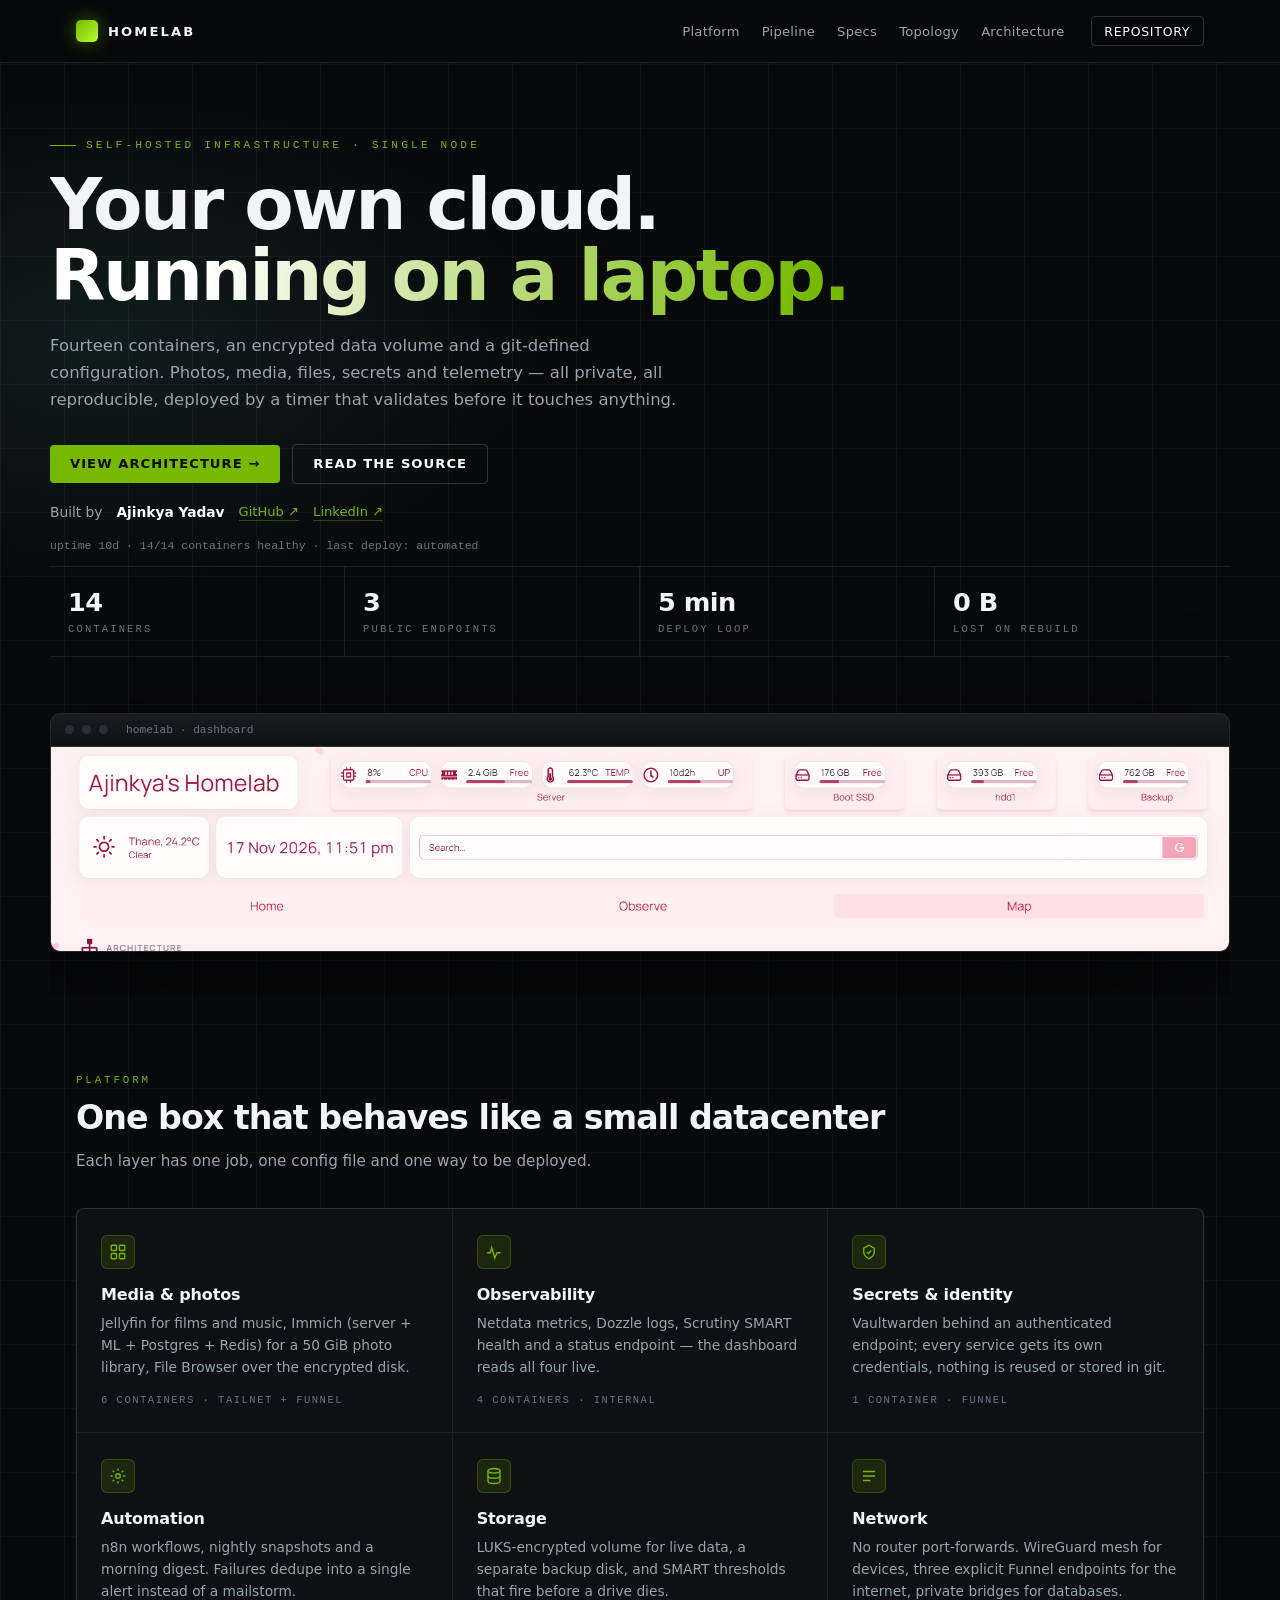
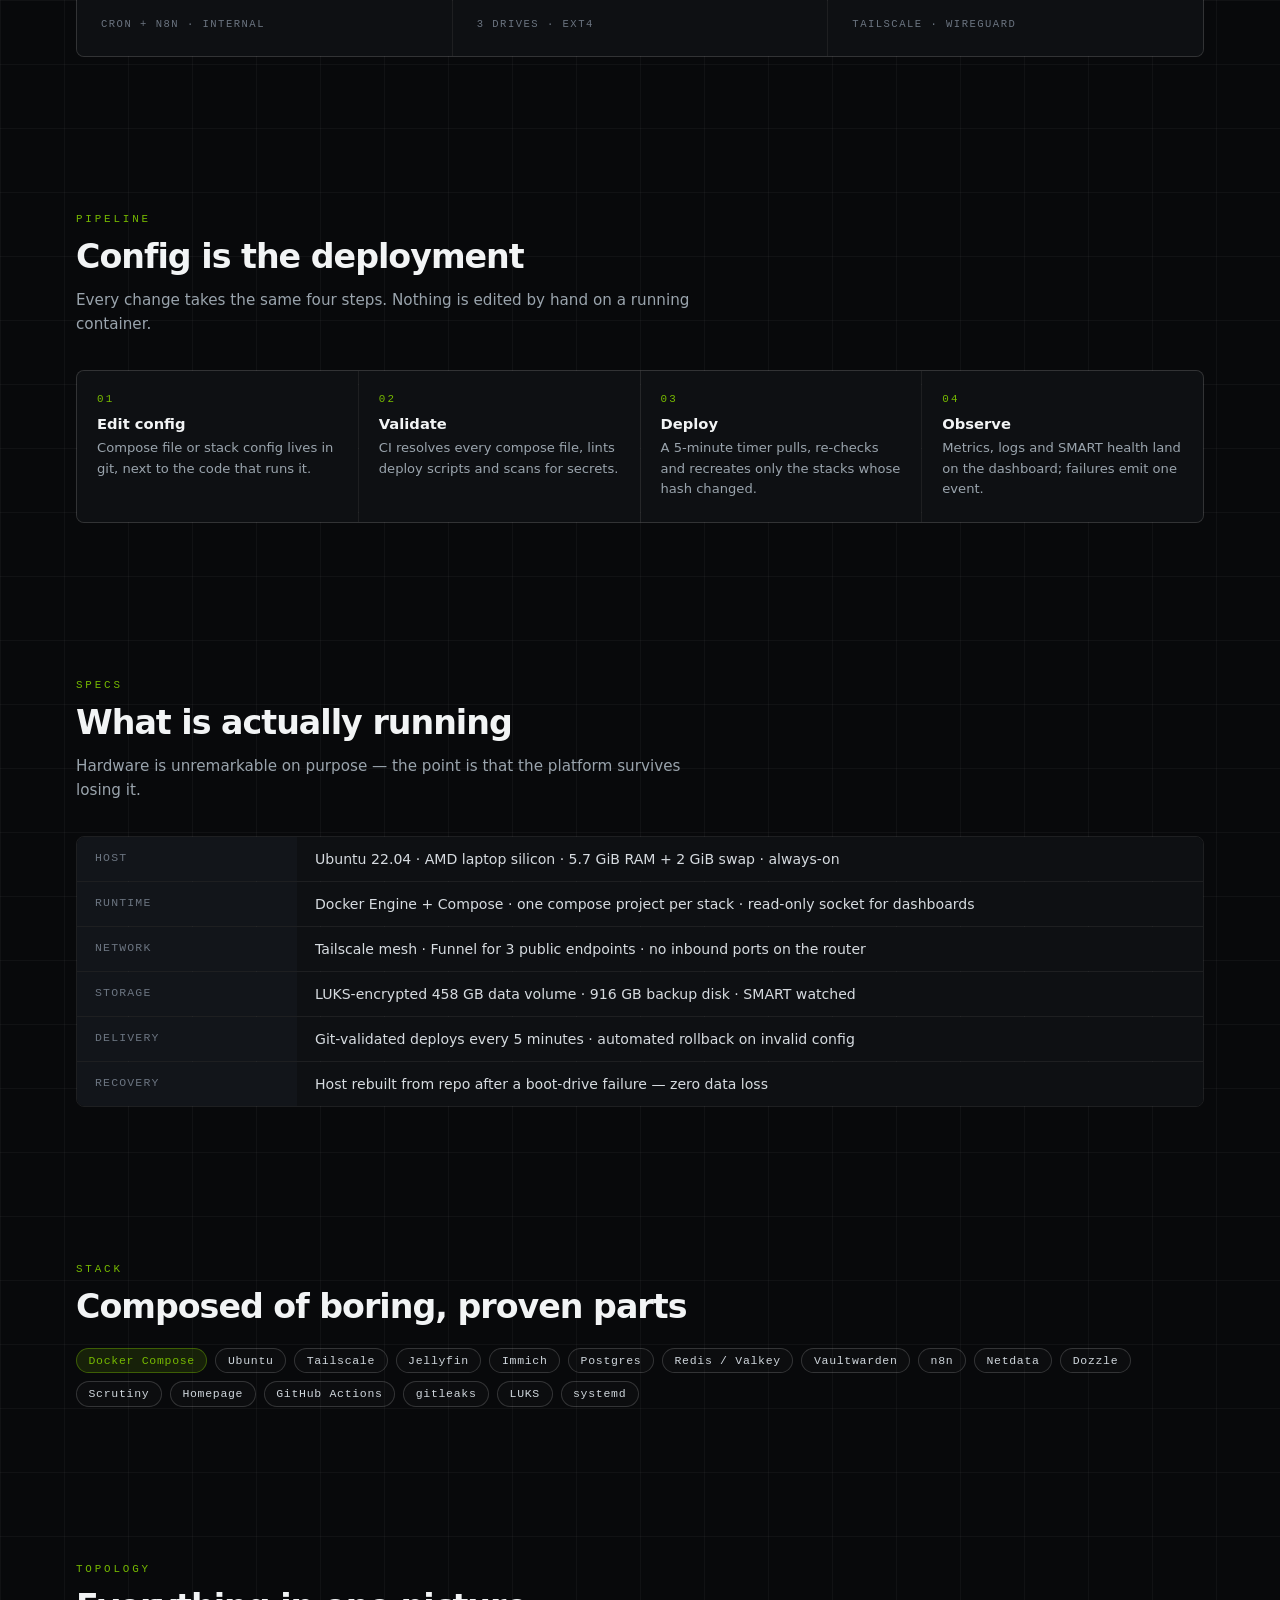
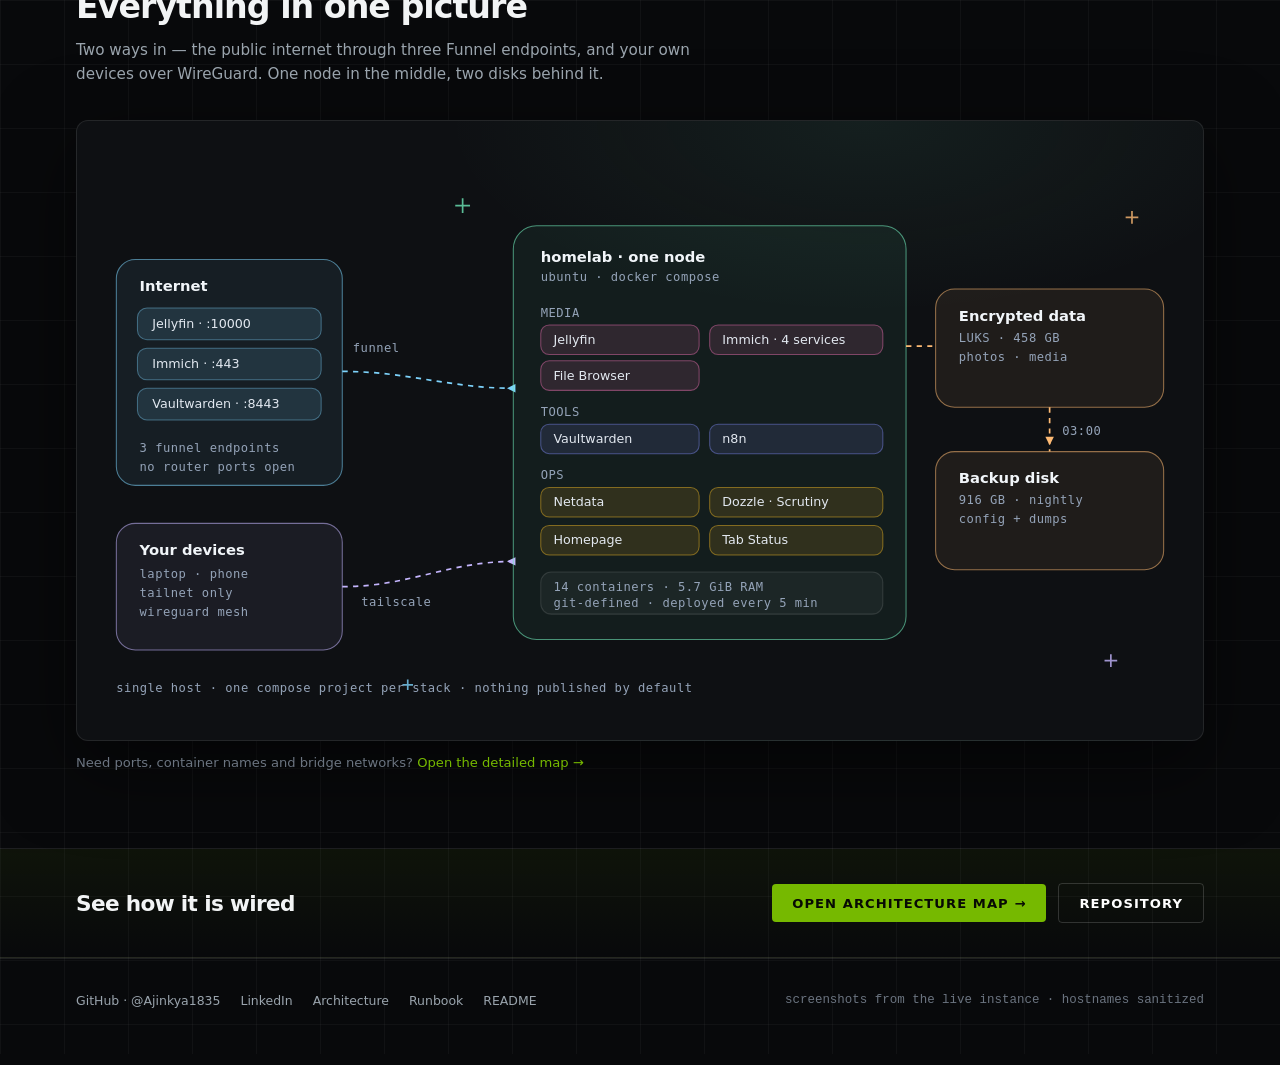
<file: docker/edge/site/index.html>
<!doctype html>
<html lang="en">
<head>
<meta charset="utf-8">
<meta name="viewport" content="width=device-width,initial-scale=1">
<title>HOMELAB — self-hosted cloud infrastructure</title>
<meta name="author" content="Ajinkya Yadav">
<link rel="me" href="https://github.com/Ajinkya1835">
<link rel="me" href="https://linkedin.com/in/ajinkya-yadav-70b3671a6">
<meta name="description" content="A single-node, git-defined private cloud: 14 containers, zero-touch deploys, nightly encrypted backups, disk health telemetry.">
<style>
  :root{
    --bg:#08090b; --panel:#0e1013; --panel-2:#12151a;
    --line:rgba(255,255,255,.09); --line-2:rgba(255,255,255,.16);
    --ink:#f2f4f5; --muted:#9aa4ad; --dim:#6b7480;
    --green:#76b900; --green-soft:rgba(118,185,0,.14);
    --mono:ui-monospace,SFMono-Regular,Menlo,Consolas,monospace;
  }
  *{box-sizing:border-box}
  html{scroll-behavior:smooth}
  body{
    margin:0;background:var(--bg);color:var(--ink);
    font-family:system-ui,-apple-system,"Segoe UI",Roboto,sans-serif;
    -webkit-font-smoothing:antialiased;
    background-image:
      radial-gradient(900px 460px at 78% -12%, rgba(118,185,0,.16), transparent 62%),
      radial-gradient(760px 420px at 8% 8%, rgba(94,234,212,.09), transparent 60%),
      linear-gradient(rgba(255,255,255,.035) 1px, transparent 1px),
      linear-gradient(90deg, rgba(255,255,255,.035) 1px, transparent 1px);
    background-size:auto, auto, 64px 64px, 64px 64px;
  }
  .wrap{max-width:1180px;margin:0 auto;padding:0 26px}
  a{color:inherit}

  header{position:sticky;top:0;z-index:50;backdrop-filter:blur(14px);
    background:rgba(8,9,11,.72);border-bottom:1px solid var(--line)}
  .nav{display:flex;align-items:center;gap:26px;height:62px}
  .logo{display:flex;align-items:center;gap:10px;font-weight:800;letter-spacing:.16em;font-size:.82rem}
  .logo i{width:22px;height:22px;border-radius:5px;display:block;
    background:linear-gradient(135deg,var(--green),#b6ff2e);box-shadow:0 0 18px rgba(118,185,0,.5)}
  .nav nav{display:flex;gap:22px;margin-left:auto}
  .nav nav a{color:var(--muted);text-decoration:none;font-size:.82rem;letter-spacing:.02em}
  .nav nav a:hover{color:#fff}
  .nav .ghost{border:1px solid var(--line-2);border-radius:4px;padding:.42rem .8rem;color:#fff;text-decoration:none;
    font-size:.78rem;letter-spacing:.06em;text-transform:uppercase}

  .hero{padding:76px 0 44px;position:relative;overflow:hidden}
  .eyebrow{font-family:var(--mono);font-size:.7rem;letter-spacing:.28em;text-transform:uppercase;
    color:var(--green);margin:0 0 18px;display:flex;align-items:center;gap:10px}
  .eyebrow::before{content:"";width:26px;height:1px;background:var(--green)}
  h1{margin:0;font-size:clamp(2.3rem,6vw,4.5rem);line-height:.98;letter-spacing:-.035em;font-weight:800}
  h1 span{background:linear-gradient(100deg,#fff 20%,var(--green) 95%);
    -webkit-background-clip:text;background-clip:text;color:transparent}
  .sub{margin:22px 0 30px;max-width:640px;color:var(--muted);font-size:1.03rem;line-height:1.65}
  .cta{display:flex;gap:12px;flex-wrap:wrap;align-items:center}
  .btn{display:inline-flex;align-items:center;gap:9px;padding:.72rem 1.25rem;border-radius:4px;
    font-size:.82rem;font-weight:700;letter-spacing:.08em;text-transform:uppercase;text-decoration:none;
    transition:transform .16s ease, box-shadow .16s ease, background .16s ease, border-color .16s ease}
  .btn.p{background:var(--green);color:#070a04}
  .btn.p:hover{transform:translateY(-1px);box-shadow:0 8px 30px rgba(118,185,0,.35)}
  .btn.s{border:1px solid var(--line-2);color:#fff}
  .btn.s:hover{border-color:var(--green);color:var(--green)}
  .byline{display:flex;align-items:center;gap:14px;flex-wrap:wrap;color:var(--muted);
    font-size:.86rem;margin:20px 0 0}
  .byline b{color:#fff}
  .byline a{color:var(--green);text-decoration:none;border-bottom:1px solid rgba(118,185,0,.35);
    padding-bottom:1px;font-size:.82rem}
  .byline a:hover{border-bottom-color:var(--green);color:#b6ff2e}
  .hero-note{font-family:var(--mono);font-size:.72rem;color:var(--dim);margin-top:18px}

  .rail{display:grid;grid-template-columns:repeat(4,1fr);border-top:1px solid var(--line);
    border-bottom:1px solid var(--line);margin:14px 0 0}
  .rail div{padding:20px 18px;border-right:1px solid var(--line)}
  .rail div:last-child{border-right:0}
  .rail b{display:block;font-size:1.6rem;letter-spacing:-.02em;font-weight:750}
  .rail span{font-family:var(--mono);font-size:.66rem;letter-spacing:.2em;text-transform:uppercase;color:var(--dim)}

  .console{margin:56px 0 0;border:1px solid var(--line);border-radius:10px;overflow:hidden;
    background:var(--panel);box-shadow:0 40px 120px rgba(0,0,0,.65)}
  .chrome{display:flex;align-items:center;gap:8px;padding:10px 14px;border-bottom:1px solid var(--line);
    background:linear-gradient(180deg,rgba(255,255,255,.05),transparent)}
  .dot{width:9px;height:9px;border-radius:50%;background:#2a2f36}
  .chrome span{font-family:var(--mono);font-size:.7rem;color:var(--dim);margin-left:10px}
  .console img{display:block;width:100%;height:auto}

  section{padding:78px 0}
  .kicker{font-family:var(--mono);font-size:.68rem;letter-spacing:.26em;text-transform:uppercase;color:var(--green);margin:0 0 12px}
  h2{font-size:clamp(1.5rem,2.6vw,2.1rem);letter-spacing:-.03em;margin:0 0 12px;font-weight:750}
  .sec-sub{color:var(--muted);max-width:620px;margin:0 0 34px;font-size:.95rem;line-height:1.6}

  .cards{display:grid;grid-template-columns:repeat(3,1fr);gap:1px;background:var(--line);
    border:1px solid var(--line);border-radius:8px;overflow:hidden}
  .card{background:var(--panel);padding:26px 24px;position:relative;transition:background .2s ease}
  .card:hover{background:var(--panel-2)}
  .card::before{content:"";position:absolute;inset:0 auto 0 0;width:2px;background:var(--green);
    opacity:0;transition:opacity .2s ease}
  .card:hover::before{opacity:1}
  .card .ic{width:34px;height:34px;border-radius:6px;display:grid;place-items:center;
    background:var(--green-soft);border:1px solid rgba(118,185,0,.28);margin-bottom:16px}
  .card h3{margin:0 0 8px;font-size:1rem;letter-spacing:-.01em}
  .card p{margin:0;color:var(--muted);font-size:.86rem;line-height:1.6}
  .card .meta{font-family:var(--mono);font-size:.66rem;letter-spacing:.14em;text-transform:uppercase;
    color:var(--dim);margin-top:16px;display:block}

  .pipe{display:grid;grid-template-columns:repeat(4,1fr);gap:1px;background:var(--line);
    border:1px solid var(--line);border-radius:8px;overflow:hidden}
  .step{background:var(--panel);padding:22px 20px}
  .step .n{font-family:var(--mono);font-size:.68rem;color:var(--green);letter-spacing:.2em}
  .step h4{margin:10px 0 6px;font-size:.92rem}
  .step p{margin:0;color:var(--muted);font-size:.82rem;line-height:1.55}

  .specs{border:1px solid var(--line);border-radius:8px;overflow:hidden}
  .row{display:grid;grid-template-columns:220px 1fr;border-bottom:1px solid var(--line)}
  .row:last-child{border-bottom:0}
  .row dt{padding:14px 18px;font-family:var(--mono);font-size:.72rem;letter-spacing:.1em;
    text-transform:uppercase;color:var(--dim);background:var(--panel-2);margin:0}
  .row dd{margin:0;padding:14px 18px;color:#d6dbe0;font-size:.88rem;background:var(--panel)}

  .chips{display:flex;flex-wrap:wrap;gap:8px}
  .chip{font-family:var(--mono);font-size:.72rem;letter-spacing:.06em;color:#cfd6dc;
    border:1px solid var(--line-2);border-radius:999px;padding:.32rem .72rem;background:rgba(255,255,255,.02)}
  .chip.g{color:var(--green);border-color:rgba(118,185,0,.4);background:var(--green-soft)}

  .mapframe{border:1px solid var(--line);border-radius:12px;background:
      radial-gradient(700px 320px at 70% 0%, rgba(110,231,183,.07), transparent 60%), var(--panel);
    padding:14px;box-shadow:0 24px 80px rgba(0,0,0,.55)}
  .mapframe img{display:block;width:100%;height:auto}
  .maphint{color:var(--dim);font-size:.82rem;margin:14px 0 0}
  .maphint a{color:var(--green);text-decoration:none}
  .maphint a:hover{text-decoration:underline}

  .band{border-top:1px solid var(--line);border-bottom:1px solid var(--line);
    background:linear-gradient(180deg,rgba(118,185,0,.06),transparent)}
  .band .wrap{display:flex;align-items:center;justify-content:space-between;gap:24px;padding:34px 26px;flex-wrap:wrap}
  .band h2{margin:0;font-size:1.35rem}

  footer{border-top:1px solid var(--line);padding:34px 0 46px;color:var(--dim);font-size:.78rem}
  footer .wrap{display:flex;justify-content:space-between;gap:20px;flex-wrap:wrap}
  footer a{color:var(--muted);text-decoration:none;margin-right:16px}
  footer a:hover{color:var(--green)}
  .mono{font-family:var(--mono)}

  @media (max-width:900px){
    .cards,.pipe{grid-template-columns:1fr 1fr}
    .rail{grid-template-columns:1fr 1fr}
    .rail div:nth-child(2){border-right:0}
    .row{grid-template-columns:1fr}
    .nav nav{display:none}
  }
  @media (max-width:560px){
    .cards,.pipe{grid-template-columns:1fr}
    .hero{padding:52px 0 30px}
  }
</style>
</head>
<body>

<header>
  <div class="wrap nav">
    <div class="logo"><i></i>HOMELAB</div>
    <nav>
      <a href="#platform">Platform</a>
      <a href="#pipeline">Pipeline</a>
      <a href="#specs">Specs</a>
      <a href="#map">Topology</a>
      <a href="architecture.html">Architecture</a>
    </nav>
    <a class="ghost" href="https://github.com/Ajinkya1835">Repository</a>
  </div>
</header>

<div class="wrap hero">
  <p class="eyebrow">Self-hosted infrastructure · single node</p>
  <h1>Your own cloud.<br><span>Running on a laptop.</span></h1>
  <p class="sub">
    Fourteen containers, an encrypted data volume and a git-defined configuration.
    Photos, media, files, secrets and telemetry — all private, all reproducible,
    deployed by a timer that validates before it touches anything.
  </p>
  <div class="cta">
    <a class="btn p" href="architecture.html">View architecture →</a>
    <a class="btn s" href="https://github.com/Ajinkya1835">Read the source</a>
  </div>
  <p class="byline">Built by <b>Ajinkya Yadav</b>
    <a href="https://github.com/Ajinkya1835" target="_blank" rel="me noopener">GitHub ↗</a>
    <a href="https://linkedin.com/in/ajinkya-yadav-70b3671a6" target="_blank" rel="me noopener">LinkedIn ↗</a>
  </p>
  <p class="hero-note mono">uptime 10d · 14/14 containers healthy · last deploy: automated</p>

  <div class="rail">
    <div><b>14</b><span>containers</span></div>
    <div><b>3</b><span>public endpoints</span></div>
    <div><b>5 min</b><span>deploy loop</span></div>
    <div><b>0 B</b><span>lost on rebuild</span></div>
  </div>

  <div class="console">
    <div class="chrome"><i class="dot"></i><i class="dot"></i><i class="dot"></i>
      <span>homelab · dashboard</span></div>
    <img src="dashboard.png" alt="Homelab control dashboard: CPU, memory, temperature, storage and per-service widgets">
  </div>
</div>

<section id="platform">
  <div class="wrap">
    <p class="kicker">Platform</p>
    <h2>One box that behaves like a small datacenter</h2>
    <p class="sec-sub">Each layer has one job, one config file and one way to be deployed.</p>
    <div class="cards">
      <div class="card">
        <div class="ic"><svg width="18" height="18" viewBox="0 0 24 24" fill="none" stroke="#76b900" stroke-width="1.8"><rect x="3" y="3" width="7" height="7" rx="1"/><rect x="14" y="3" width="7" height="7" rx="1"/><rect x="3" y="14" width="7" height="7" rx="1"/><rect x="14" y="14" width="7" height="7" rx="1"/></svg></div>
        <h3>Media &amp; photos</h3>
        <p>Jellyfin for films and music, Immich (server + ML + Postgres + Redis) for a 50 GiB photo library, File Browser over the encrypted disk.</p>
        <span class="meta">6 containers · tailnet + funnel</span>
      </div>
      <div class="card">
        <div class="ic"><svg width="18" height="18" viewBox="0 0 24 24" fill="none" stroke="#76b900" stroke-width="1.8"><path d="M3 13h4l2-7 4 14 3-7h5"/></svg></div>
        <h3>Observability</h3>
        <p>Netdata metrics, Dozzle logs, Scrutiny SMART health and a status endpoint — the dashboard reads all four live.</p>
        <span class="meta">4 containers · internal</span>
      </div>
      <div class="card">
        <div class="ic"><svg width="18" height="18" viewBox="0 0 24 24" fill="none" stroke="#76b900" stroke-width="1.8"><path d="M12 3l7 4v5c0 5-3 7-7 9-4-2-7-4-7-9V7z"/><path d="M9 12l2 2 4-4"/></svg></div>
        <h3>Secrets &amp; identity</h3>
        <p>Vaultwarden behind an authenticated endpoint; every service gets its own credentials, nothing is reused or stored in git.</p>
        <span class="meta">1 container · funnel</span>
      </div>
      <div class="card">
        <div class="ic"><svg width="18" height="18" viewBox="0 0 24 24" fill="none" stroke="#76b900" stroke-width="1.8"><circle cx="12" cy="12" r="3"/><path d="M12 2v3M12 19v3M2 12h3M19 12h3M5 5l2 2M17 17l2 2M19 5l-2 2M7 17l-2 2"/></svg></div>
        <h3>Automation</h3>
        <p>n8n workflows, nightly snapshots and a morning digest. Failures dedupe into a single alert instead of a mailstorm.</p>
        <span class="meta">cron + n8n · internal</span>
      </div>
      <div class="card">
        <div class="ic"><svg width="18" height="18" viewBox="0 0 24 24" fill="none" stroke="#76b900" stroke-width="1.8"><ellipse cx="12" cy="5" rx="8" ry="3"/><path d="M4 5v14c0 1.7 3.6 3 8 3s8-1.3 8-3V5"/><path d="M4 12c0 1.7 3.6 3 8 3s8-1.3 8-3"/></svg></div>
        <h3>Storage</h3>
        <p>LUKS-encrypted volume for live data, a separate backup disk, and SMART thresholds that fire before a drive dies.</p>
        <span class="meta">3 drives · ext4</span>
      </div>
      <div class="card">
        <div class="ic"><svg width="18" height="18" viewBox="0 0 24 24" fill="none" stroke="#76b900" stroke-width="1.8"><path d="M4 6h16M4 12h16M4 18h10"/></svg></div>
        <h3>Network</h3>
        <p>No router port-forwards. WireGuard mesh for devices, three explicit Funnel endpoints for the internet, private bridges for databases.</p>
        <span class="meta">tailscale · wireguard</span>
      </div>
    </div>
  </div>
</section>

<section id="pipeline">
  <div class="wrap">
    <p class="kicker">Pipeline</p>
    <h2>Config is the deployment</h2>
    <p class="sec-sub">Every change takes the same four steps. Nothing is edited by hand on a running container.</p>
    <div class="pipe">
      <div class="step"><div class="n">01</div><h4>Edit config</h4><p>Compose file or stack config lives in git, next to the code that runs it.</p></div>
      <div class="step"><div class="n">02</div><h4>Validate</h4><p>CI resolves every compose file, lints deploy scripts and scans for secrets.</p></div>
      <div class="step"><div class="n">03</div><h4>Deploy</h4><p>A 5-minute timer pulls, re-checks and recreates only the stacks whose hash changed.</p></div>
      <div class="step"><div class="n">04</div><h4>Observe</h4><p>Metrics, logs and SMART health land on the dashboard; failures emit one event.</p></div>
    </div>
  </div>
</section>

<section id="specs">
  <div class="wrap">
    <p class="kicker">Specs</p>
    <h2>What is actually running</h2>
    <p class="sec-sub">Hardware is unremarkable on purpose — the point is that the platform survives losing it.</p>
    <dl class="specs" style="margin:0">
      <div class="row"><dt>Host</dt><dd>Ubuntu 22.04 · AMD laptop silicon · 5.7 GiB RAM + 2 GiB swap · always-on</dd></div>
      <div class="row"><dt>Runtime</dt><dd>Docker Engine + Compose · one compose project per stack · read-only socket for dashboards</dd></div>
      <div class="row"><dt>Network</dt><dd>Tailscale mesh · Funnel for 3 public endpoints · no inbound ports on the router</dd></div>
      <div class="row"><dt>Storage</dt><dd>LUKS-encrypted 458 GB data volume · 916 GB backup disk · SMART watched</dd></div>
      <div class="row"><dt>Delivery</dt><dd>Git-validated deploys every 5 minutes · automated rollback on invalid config</dd></div>
      <div class="row"><dt>Recovery</dt><dd>Host rebuilt from repo after a boot-drive failure — zero data loss</dd></div>
    </dl>
  </div>
</section>

<section>
  <div class="wrap">
    <p class="kicker">Stack</p>
    <h2>Composed of boring, proven parts</h2>
    <div class="chips" style="margin-top:22px">
      <span class="chip g">Docker Compose</span><span class="chip">Ubuntu</span><span class="chip">Tailscale</span>
      <span class="chip">Jellyfin</span><span class="chip">Immich</span><span class="chip">Postgres</span>
      <span class="chip">Redis / Valkey</span><span class="chip">Vaultwarden</span><span class="chip">n8n</span>
      <span class="chip">Netdata</span><span class="chip">Dozzle</span><span class="chip">Scrutiny</span>
      <span class="chip">Homepage</span><span class="chip">GitHub Actions</span><span class="chip">gitleaks</span>
      <span class="chip">LUKS</span><span class="chip">systemd</span>
    </div>
  </div>
</section>

<section id="map">
  <div class="wrap">
    <p class="kicker">Topology</p>
    <h2>Everything in one picture</h2>
    <p class="sec-sub">Two ways in — the public internet through three Funnel endpoints, and your own devices over WireGuard. One node in the middle, two disks behind it.</p>
    <div class="mapframe">
      <img src="architecture-simple.svg" alt="Simplified topology: internet and your devices connect over Tailscale to one homelab node running media, tools and ops containers, which write to an encrypted data disk and a nightly backup disk.">
    </div>
    <p class="maphint">Need ports, container names and bridge networks? <a href="architecture.html">Open the detailed map →</a></p>
  </div>
</section>

<div class="band">
  <div class="wrap">
    <h2>See how it is wired</h2>
    <div class="cta">
      <a class="btn p" href="architecture.html">Open architecture map →</a>
      <a class="btn s" href="https://github.com/Ajinkya1835">Repository</a>
    </div>
  </div>
</div>

<footer>
  <div class="wrap">
    <div>
      <a href="https://github.com/Ajinkya1835" target="_blank" rel="me noopener">GitHub · @Ajinkya1835</a>
      <a href="https://linkedin.com/in/ajinkya-yadav-70b3671a6" target="_blank" rel="me noopener">LinkedIn</a>
      <a href="architecture.html">Architecture</a>
      <a href="https://github.com/Ajinkya1835/Home-Lab/blob/main/docs/runbook.md">Runbook</a>
      <a href="https://github.com/Ajinkya1835/Home-Lab/blob/main/README.md">README</a>
    </div>
    <div class="mono">screenshots from the live instance · hostnames sanitized</div>
  </div>
</footer>


</body>
</html>
</file>
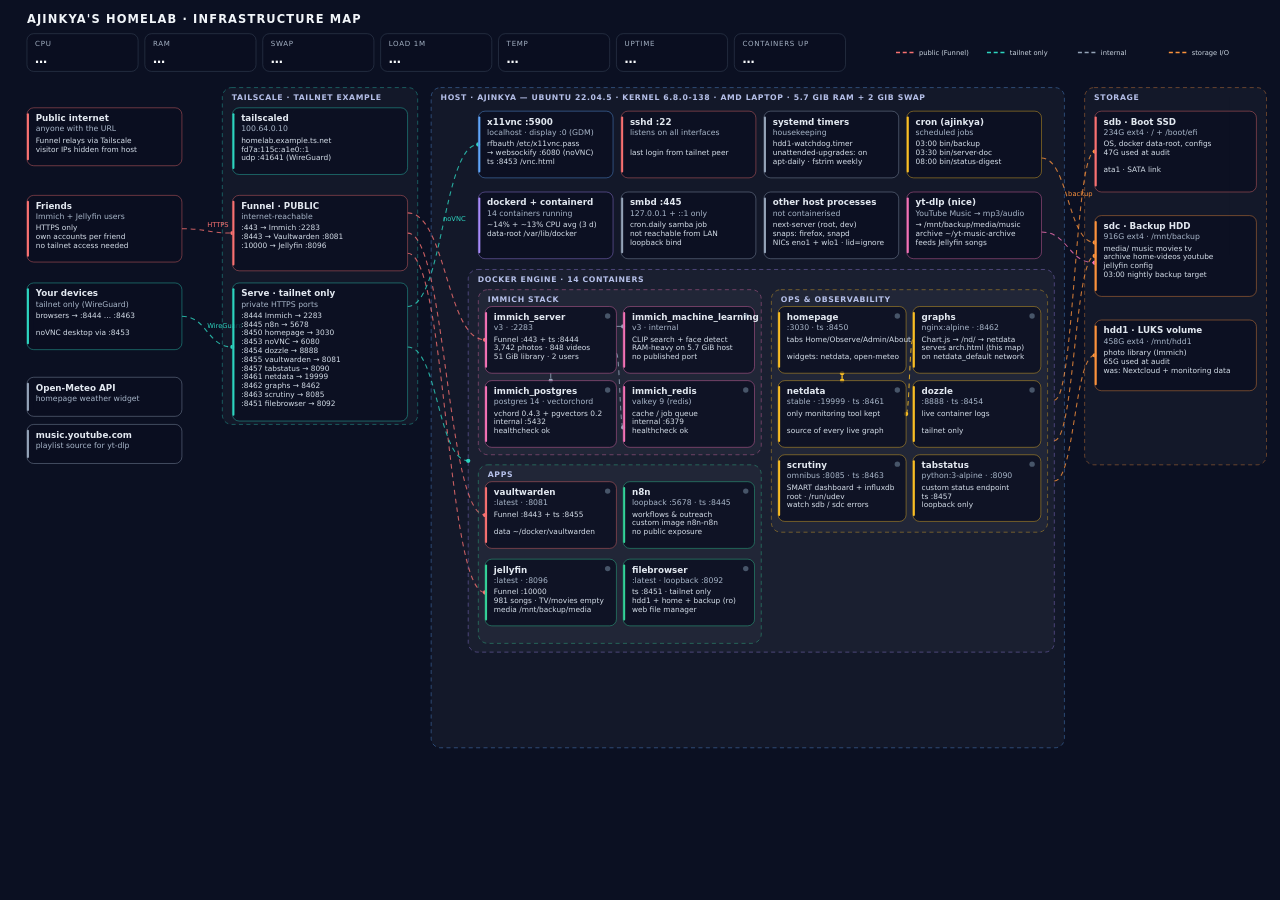
<file: docker/edge/site/architecture.html>
<!doctype html>
<html lang="en"><head><meta charset="utf-8">
<meta name="viewport" content="width=device-width,initial-scale=1">
<style>
  html,body{margin:0;background:transparent;font-family:system-ui,-apple-system,"Segoe UI",sans-serif;color:#e2e8f0;overflow-x:hidden}
  .cd{fill:rgba(10,14,32,.76);stroke-opacity:.6}
  .z{fill:rgba(255,255,255,.03);stroke-opacity:.55;stroke-dasharray:6 5}
  .zl{font:600 11px system-ui;letter-spacing:.08em;text-transform:uppercase}
  .t{font:600 12px system-ui;fill:#e2e8f0}.s{font:10.5px system-ui;fill:#94a3b8}.l{font:10.5px system-ui;fill:#cbd5e1}
  .title{font:700 17px system-ui;letter-spacing:.1em;fill:#f1f5f9}
  .pl{font:9.5px system-ui;letter-spacing:.1em;fill:#94a3b8}.pv{font:600 18px system-ui;fill:#f8fafc}
  .el{font:10px system-ui}
  .e{fill:none;opacity:.8;animation:d 1.2s linear infinite}@keyframes d{to{stroke-dashoffset:-26}}
  .dot{fill:#475569}.dot.up{fill:#34d399;filter:drop-shadow(0 0 3px #34d399)}

  /* readability: slightly larger labels, geometry untouched */
  .t{font-size:13px}.s{font-size:11.5px;fill:#a8b6c9}.l{font-size:11px;fill:#d5dee9}
  .pl{font-size:10.5px;fill:#a3b0c2}.zl{font-size:11.5px;fill:#c7d2fe;opacity:.9}

  /* desktop: map fits the frame, no scrollbars */
  #map{width:100%}
  #map svg{width:100%;height:auto;display:block}
  g.n:hover .cd{stroke-width:2;fill:rgba(30,41,59,.9)}

  /* phone: stacked list instead of a shrunken map */
  #list{display:none;padding:2px 2px 8px}
  .mstats{display:grid;grid-template-columns:repeat(auto-fit,minmax(102px,1fr));gap:8px;margin:0 0 14px}
  .mtile{border:1px solid rgba(148,163,184,.22);background:rgba(15,23,42,.6);border-radius:10px;padding:8px 10px}
  .mk{font-size:9.5px;letter-spacing:.1em;text-transform:uppercase;color:#8b9ab0}
  .mv{font-size:16px;font-weight:600;margin-top:2px;font-variant-numeric:tabular-nums}
  .grp{margin:0 0 15px}
  .gh{display:flex;align-items:center;gap:8px;font-size:11px;letter-spacing:.12em;text-transform:uppercase;color:#a8b6c9;margin:0 0 7px}
  .gh i{width:16px;height:3px;border-radius:2px;display:inline-block}
  .card{border:1px solid rgba(148,163,184,.2);border-left:3px solid var(--c,#94a3b8);
        background:rgba(15,23,42,.55);border-radius:9px;padding:9px 11px;margin-bottom:7px}
  .ct{font-size:14px;font-weight:600}
  .cs{font-size:11.5px;color:#a8b6c9;margin-top:2px}
  .cl{font-size:11px;color:#8b9ab0;margin-top:5px;line-height:1.45}
  .cl span{display:block}
  @media (max-width: 820px){
    #map{display:none}
    #list{display:block}
  }
</style></head><body>
<div id="map"><svg viewBox='0 0 1900 1140' xmlns='http://www.w3.org/2000/svg' style='width:100%;height:auto;display:block'><text x='40' y='34' class='title'>AJINKYA'S HOMELAB · INFRASTRUCTURE MAP</text><rect x='40' y='50' width='165' height='56' rx='10' class='cd' stroke='#475569'/><text x='52' y='69' class='pl'>CPU</text><text id='v-cpu' x='52' y='94' class='pv'>…</text><rect x='215' y='50' width='165' height='56' rx='10' class='cd' stroke='#475569'/><text x='227' y='69' class='pl'>RAM</text><text id='v-ram' x='227' y='94' class='pv'>…</text><rect x='390' y='50' width='165' height='56' rx='10' class='cd' stroke='#475569'/><text x='402' y='69' class='pl'>SWAP</text><text id='v-swap' x='402' y='94' class='pv'>…</text><rect x='565' y='50' width='165' height='56' rx='10' class='cd' stroke='#475569'/><text x='577' y='69' class='pl'>LOAD 1M</text><text id='v-load' x='577' y='94' class='pv'>…</text><rect x='740' y='50' width='165' height='56' rx='10' class='cd' stroke='#475569'/><text x='752' y='69' class='pl'>TEMP</text><text id='v-temp' x='752' y='94' class='pv'>…</text><rect x='915' y='50' width='165' height='56' rx='10' class='cd' stroke='#475569'/><text x='927' y='69' class='pl'>UPTIME</text><text id='v-up' x='927' y='94' class='pv'>…</text><rect x='1090' y='50' width='165' height='56' rx='10' class='cd' stroke='#475569'/><text x='1102' y='69' class='pl'>CONTAINERS UP</text><text id='v-ct' x='1102' y='94' class='pv'>…</text><line x1='1330' y1='78' x2='1356' y2='78' stroke='#f87171' stroke-width='2.4' stroke-dasharray='6 4'/><text x='1364' y='82' class='el' fill='#cbd5e1'>public (Funnel)</text><line x1='1465' y1='78' x2='1491' y2='78' stroke='#2dd4bf' stroke-width='2.4' stroke-dasharray='6 4'/><text x='1499' y='82' class='el' fill='#cbd5e1'>tailnet only</text><line x1='1600' y1='78' x2='1626' y2='78' stroke='#94a3b8' stroke-width='2.4' stroke-dasharray='6 4'/><text x='1634' y='82' class='el' fill='#cbd5e1'>internal</text><line x1='1735' y1='78' x2='1761' y2='78' stroke='#fb923c' stroke-width='2.4' stroke-dasharray='6 4'/><text x='1769' y='82' class='el' fill='#cbd5e1'>storage I/O</text><rect x='330' y='130' width='290' height='500' rx='14' class='z' stroke='#2dd4bf'/><text x='344' y='148' class='zl' fill='#2dd4bf'>Tailscale · tailnet example</text><rect x='640' y='130' width='940' height='980' rx='14' class='z' stroke='#60a5fa'/><text x='654' y='148' class='zl' fill='#60a5fa'>HOST · Ajinkya — Ubuntu 22.04.5 · kernel 6.8.0-138 · AMD laptop · 5.7 GiB RAM + 2 GiB swap</text><rect x='695' y='400' width='870' height='568' rx='14' class='z' stroke='#a78bfa'/><text x='709' y='418' class='zl' fill='#a78bfa'>Docker engine · 14 containers</text><rect x='710' y='430' width='420' height='245' rx='14' class='z' stroke='#f472b6'/><text x='724' y='448' class='zl' fill='#f472b6'>Immich stack</text><rect x='710' y='690' width='420' height='265' rx='14' class='z' stroke='#34d399'/><text x='724' y='708' class='zl' fill='#34d399'>Apps</text><rect x='1145' y='430' width='410' height='360' rx='14' class='z' stroke='#fbbf24'/><text x='1159' y='448' class='zl' fill='#fbbf24'>Ops &amp; observability</text><rect x='1610' y='130' width='270' height='560' rx='14' class='z' stroke='#fb923c'/><text x='1624' y='148' class='zl' fill='#fb923c'>Storage</text><path d='M270,339.5 C307.5,339.5 307.5,346.0 345,346.0' class='e' stroke='#f87171' stroke-width='1.6' stroke-dasharray='7 6'/><circle cx='345' cy='346.0' r='3.2' fill='#f87171'/><text x='307.5' y='336.75' class='el' fill='#f87171'>HTTPS</text><path d='M270,469.5 C307.5,469.5 307.5,515.0 345,515.0' class='e' stroke='#2dd4bf' stroke-width='1.6' stroke-dasharray='7 6'/><circle cx='345' cy='515.0' r='3.2' fill='#2dd4bf'/><text x='307.5' y='486.25' class='el' fill='#2dd4bf'>WireGuard</text><path d='M605,316.0 C662.5,316.0 662.5,504.5 720,504.5' class='e' stroke='#f87171' stroke-width='1.6' stroke-dasharray='7 6'/><circle cx='720' cy='504.5' r='3.2' fill='#f87171'/><path d='M605,346.0 C662.5,346.0 662.5,764.5 720,764.5' class='e' stroke='#f87171' stroke-width='1.6' stroke-dasharray='7 6'/><circle cx='720' cy='764.5' r='3.2' fill='#f87171'/><path d='M605,376.0 C662.5,376.0 662.5,879.5 720,879.5' class='e' stroke='#f87171' stroke-width='1.6' stroke-dasharray='7 6'/><circle cx='720' cy='879.5' r='3.2' fill='#f87171'/><path d='M605,515.0 C650.0,515.0 650.0,684.0 695,684.0' class='e' stroke='#2dd4bf' stroke-width='1.6' stroke-dasharray='7 6'/><circle cx='695' cy='684.0' r='3.2' fill='#2dd4bf'/><path d='M605,455.0 C657.5,455.0 657.5,214.5 710,214.5' class='e' stroke='#2dd4bf' stroke-width='1.6' stroke-dasharray='7 6'/><circle cx='710' cy='214.5' r='3.2' fill='#2dd4bf'/><text x='657.5' y='328.75' class='el' fill='#2dd4bf'>noVNC</text><path d='M817.5,554 C817.5,559.5 817.5,559.5 817.5,565' class='e' stroke='#94a3b8' stroke-width='1.6' stroke-dasharray='7 6'/><circle cx='817.5' cy='565' r='3.2' fill='#94a3b8'/><path d='M915,484.5 C920.0,484.5 920.0,484.5 925,484.5' class='e' stroke='#94a3b8' stroke-width='1.6' stroke-dasharray='7 6'/><circle cx='925' cy='484.5' r='3.2' fill='#94a3b8'/><path d='M915,524.5 C920.0,524.5 920.0,634.5 925,634.5' class='e' stroke='#94a3b8' stroke-width='1.6' stroke-dasharray='7 6'/><circle cx='925' cy='634.5' r='3.2' fill='#94a3b8'/><path d='M1250.0,554 C1250.0,559.5 1250.0,559.5 1250.0,565' class='e' stroke='#fbbf24' stroke-width='1.6' stroke-dasharray='7 6'/><circle cx='1250.0' cy='565' r='3.2' fill='#fbbf24'/><path d='M1355,504.5 C1350.0,504.5 1350.0,614.5 1345,614.5' class='e' stroke='#fbbf24' stroke-width='1.6' stroke-dasharray='7 6'/><circle cx='1345' cy='614.5' r='3.2' fill='#fbbf24'/><path d='M1250.0,565 C1250.0,559.5 1250.0,559.5 1250.0,554' class='e' stroke='#fbbf24' stroke-width='1.6' stroke-dasharray='7 6'/><circle cx='1250.0' cy='554' r='3.2' fill='#fbbf24'/><path d='M1565,594.0 C1595.0,594.0 1595.0,225.0 1625,225.0' class='e' stroke='#fb923c' stroke-width='1.6' stroke-dasharray='7 6'/><circle cx='1625' cy='225.0' r='3.2' fill='#fb923c'/><path d='M1565,654.0 C1595.0,654.0 1595.0,380.0 1625,380.0' class='e' stroke='#fb923c' stroke-width='1.6' stroke-dasharray='7 6'/><circle cx='1625' cy='380.0' r='3.2' fill='#fb923c'/><path d='M1565,714.0 C1595.0,714.0 1595.0,527.5 1625,527.5' class='e' stroke='#fb923c' stroke-width='1.6' stroke-dasharray='7 6'/><circle cx='1625' cy='527.5' r='3.2' fill='#fb923c'/><path d='M1546,234.5 C1585.5,234.5 1585.5,360.0 1625,360.0' class='e' stroke='#fb923c' stroke-width='1.6' stroke-dasharray='7 6'/><circle cx='1625' cy='360.0' r='3.2' fill='#fb923c'/><text x='1585.5' y='291.25' class='el' fill='#fb923c'>backup</text><path d='M1546,344.5 C1585.5,344.5 1585.5,390.0 1625,390.0' class='e' stroke='#f472b6' stroke-width='1.6' stroke-dasharray='7 6'/><circle cx='1625' cy='390.0' r='3.2' fill='#f472b6'/><g class='n'><rect x='40' y='160' width='230' height='86' rx='10' class='cd' stroke='#f87171'/><rect x='40' y='168' width='3' height='70' rx='1.5' fill='#f87171'/><text x='53' y='180' class='t'>Public internet</text><text x='53' y='195' class='s'>anyone with the URL</text><text x='53' y='212' class='l'>Funnel relays via Tailscale</text><text x='53' y='225' class='l'>visitor IPs hidden from host</text></g><g class='n'><rect x='40' y='290' width='230' height='99' rx='10' class='cd' stroke='#f87171'/><rect x='40' y='298' width='3' height='83' rx='1.5' fill='#f87171'/><text x='53' y='310' class='t'>Friends</text><text x='53' y='325' class='s'>Immich + Jellyfin users</text><text x='53' y='342' class='l'>HTTPS only</text><text x='53' y='355' class='l'>own accounts per friend</text><text x='53' y='368' class='l'>no tailnet access needed</text></g><g class='n'><rect x='40' y='420' width='230' height='99' rx='10' class='cd' stroke='#2dd4bf'/><rect x='40' y='428' width='3' height='83' rx='1.5' fill='#2dd4bf'/><text x='53' y='440' class='t'>Your devices</text><text x='53' y='455' class='s'>tailnet only (WireGuard)</text><text x='53' y='472' class='l'>browsers → :8444 … :8463</text><text x='53' y='498' class='l'>noVNC desktop via :8453</text></g><g class='n'><rect x='40' y='560' width='230' height='58' rx='10' class='cd' stroke='#94a3b8'/><rect x='40' y='568' width='3' height='42' rx='1.5' fill='#94a3b8'/><text x='53' y='580' class='t'>Open-Meteo API</text><text x='53' y='595' class='s'>homepage weather widget</text></g><g class='n'><rect x='40' y='630' width='230' height='58' rx='10' class='cd' stroke='#94a3b8'/><rect x='40' y='638' width='3' height='42' rx='1.5' fill='#94a3b8'/><text x='53' y='650' class='t'>music.youtube.com</text><text x='53' y='665' class='s'>playlist source for yt-dlp</text></g><g class='n'><rect x='345' y='160' width='260' height='99' rx='10' class='cd' stroke='#2dd4bf'/><rect x='345' y='168' width='3' height='83' rx='1.5' fill='#2dd4bf'/><text x='358' y='180' class='t'>tailscaled</text><text x='358' y='195' class='s'>100.64.0.10</text><text x='358' y='212' class='l'>homelab.example.ts.net</text><text x='358' y='225' class='l'>fd7a:115c:a1e0::1</text><text x='358' y='238' class='l'>udp :41641 (WireGuard)</text></g><g class='n'><rect x='345' y='290' width='260' height='112' rx='10' class='cd' stroke='#f87171'/><rect x='345' y='298' width='3' height='96' rx='1.5' fill='#f87171'/><text x='358' y='310' class='t'>Funnel · PUBLIC</text><text x='358' y='325' class='s'>internet-reachable</text><text x='358' y='342' class='l'>:443    → Immich      :2283</text><text x='358' y='355' class='l'>:8443  → Vaultwarden :8081</text><text x='358' y='368' class='l'>:10000 → Jellyfin     :8096</text></g><g class='n'><rect x='345' y='420' width='260' height='205' rx='10' class='cd' stroke='#2dd4bf'/><rect x='345' y='428' width='3' height='189' rx='1.5' fill='#2dd4bf'/><text x='358' y='440' class='t'>Serve · tailnet only</text><text x='358' y='455' class='s'>private HTTPS ports</text><text x='358' y='472' class='l'>:8444 Immich → 2283</text><text x='358' y='485' class='l'>:8445 n8n → 5678</text><text x='358' y='498' class='l'>:8450 homepage → 3030</text><text x='358' y='511' class='l'>:8453 noVNC → 6080</text><text x='358' y='524' class='l'>:8454 dozzle → 8888</text><text x='358' y='537' class='l'>:8455 vaultwarden → 8081</text><text x='358' y='550' class='l'>:8457 tabstatus → 8090</text><text x='358' y='563' class='l'>:8461 netdata → 19999</text><text x='358' y='576' class='l'>:8462 graphs → 8462</text><text x='358' y='589' class='l'>:8463 scrutiny → 8085</text><text x='358' y='602' class='l'>:8451 filebrowser → 8092</text></g><g class='n'><rect x='710' y='165' width='200' height='99' rx='10' class='cd' stroke='#60a5fa'/><rect x='710' y='173' width='3' height='83' rx='1.5' fill='#60a5fa'/><text x='723' y='185' class='t'>x11vnc :5900</text><text x='723' y='200' class='s'>localhost · display :0 (GDM)</text><text x='723' y='217' class='l'>rfbauth /etc/x11vnc.pass</text><text x='723' y='230' class='l'>→ websockify :6080 (noVNC)</text><text x='723' y='243' class='l'>ts :8453 /vnc.html</text></g><g class='n'><rect x='922' y='165' width='200' height='99' rx='10' class='cd' stroke='#f87171'/><rect x='922' y='173' width='3' height='83' rx='1.5' fill='#f87171'/><text x='935' y='185' class='t'>sshd :22</text><text x='935' y='200' class='s'>listens on all interfaces</text><text x='935' y='230' class='l'>last login from tailnet peer</text></g><g class='n'><rect x='1134' y='165' width='200' height='99' rx='10' class='cd' stroke='#94a3b8'/><rect x='1134' y='173' width='3' height='83' rx='1.5' fill='#94a3b8'/><text x='1147' y='185' class='t'>systemd timers</text><text x='1147' y='200' class='s'>housekeeping</text><text x='1147' y='217' class='l'>hdd1-watchdog.timer</text><text x='1147' y='230' class='l'>unattended-upgrades: on</text><text x='1147' y='243' class='l'>apt-daily · fstrim weekly</text></g><g class='n'><rect x='1346' y='165' width='200' height='99' rx='10' class='cd' stroke='#fbbf24'/><rect x='1346' y='173' width='3' height='83' rx='1.5' fill='#fbbf24'/><text x='1359' y='185' class='t'>cron (ajinkya)</text><text x='1359' y='200' class='s'>scheduled jobs</text><text x='1359' y='217' class='l'>03:00  bin/backup</text><text x='1359' y='230' class='l'>03:30  bin/server-doc</text><text x='1359' y='243' class='l'>08:00  bin/status-digest</text></g><g class='n'><rect x='710' y='285' width='200' height='99' rx='10' class='cd' stroke='#a78bfa'/><rect x='710' y='293' width='3' height='83' rx='1.5' fill='#a78bfa'/><text x='723' y='305' class='t'>dockerd + containerd</text><text x='723' y='320' class='s'>14 containers running</text><text x='723' y='337' class='l'>~14% + ~13% CPU avg (3 d)</text><text x='723' y='350' class='l'>data-root /var/lib/docker</text></g><g class='n'><rect x='922' y='285' width='200' height='99' rx='10' class='cd' stroke='#94a3b8'/><rect x='922' y='293' width='3' height='83' rx='1.5' fill='#94a3b8'/><text x='935' y='305' class='t'>smbd :445</text><text x='935' y='320' class='s'>127.0.0.1 + ::1 only</text><text x='935' y='337' class='l'>cron.daily samba job</text><text x='935' y='350' class='l'>not reachable from LAN</text><text x='935' y='363' class='l'>loopback bind</text></g><g class='n'><rect x='1134' y='285' width='200' height='99' rx='10' class='cd' stroke='#94a3b8'/><rect x='1134' y='293' width='3' height='83' rx='1.5' fill='#94a3b8'/><text x='1147' y='305' class='t'>other host processes</text><text x='1147' y='320' class='s'>not containerised</text><text x='1147' y='337' class='l'>next-server (root, dev)</text><text x='1147' y='350' class='l'>snaps: firefox, snapd</text><text x='1147' y='363' class='l'>NICs eno1 + wlo1 · lid=ignore</text></g><g class='n'><rect x='1346' y='285' width='200' height='99' rx='10' class='cd' stroke='#f472b6'/><rect x='1346' y='293' width='3' height='83' rx='1.5' fill='#f472b6'/><text x='1359' y='305' class='t'>yt-dlp (nice)</text><text x='1359' y='320' class='s'>YouTube Music → mp3/audio</text><text x='1359' y='337' class='l'>→ /mnt/backup/media/music</text><text x='1359' y='350' class='l'>archive ~/yt-music-archive</text><text x='1359' y='363' class='l'>feeds Jellyfin songs</text></g><g class='n' data-c='immich_server'><rect x='720' y='455' width='195' height='99' rx='10' class='cd' stroke='#f472b6'/><rect x='720' y='463' width='3' height='83' rx='1.5' fill='#f472b6'/><circle class='dot' cx='902' cy='469' r='4'/><text x='733' y='475' class='t'>immich_server</text><text x='733' y='490' class='s'>v3 · :2283</text><text x='733' y='507' class='l'>Funnel :443 + ts :8444</text><text x='733' y='520' class='l'>3,742 photos · 848 videos</text><text x='733' y='533' class='l'>51 GiB library · 2 users</text></g><g class='n' data-c='immich_machine_learning'><rect x='925' y='455' width='195' height='99' rx='10' class='cd' stroke='#f472b6'/><rect x='925' y='463' width='3' height='83' rx='1.5' fill='#f472b6'/><circle class='dot' cx='1107' cy='469' r='4'/><text x='938' y='475' class='t'>immich_machine_learning</text><text x='938' y='490' class='s'>v3 · internal</text><text x='938' y='507' class='l'>CLIP search + face detect</text><text x='938' y='520' class='l'>RAM-heavy on 5.7 GiB host</text><text x='938' y='533' class='l'>no published port</text></g><g class='n' data-c='immich_postgres'><rect x='720' y='565' width='195' height='99' rx='10' class='cd' stroke='#f472b6'/><rect x='720' y='573' width='3' height='83' rx='1.5' fill='#f472b6'/><circle class='dot' cx='902' cy='579' r='4'/><text x='733' y='585' class='t'>immich_postgres</text><text x='733' y='600' class='s'>postgres 14 · vectorchord</text><text x='733' y='617' class='l'>vchord 0.4.3 + pgvectors 0.2</text><text x='733' y='630' class='l'>internal :5432</text><text x='733' y='643' class='l'>healthcheck ok</text></g><g class='n' data-c='immich_redis'><rect x='925' y='565' width='195' height='99' rx='10' class='cd' stroke='#f472b6'/><rect x='925' y='573' width='3' height='83' rx='1.5' fill='#f472b6'/><circle class='dot' cx='1107' cy='579' r='4'/><text x='938' y='585' class='t'>immich_redis</text><text x='938' y='600' class='s'>valkey 9 (redis)</text><text x='938' y='617' class='l'>cache / job queue</text><text x='938' y='630' class='l'>internal :6379</text><text x='938' y='643' class='l'>healthcheck ok</text></g><g class='n' data-c='vaultwarden'><rect x='720' y='715' width='195' height='99' rx='10' class='cd' stroke='#f87171'/><rect x='720' y='723' width='3' height='83' rx='1.5' fill='#f87171'/><circle class='dot' cx='902' cy='729' r='4'/><text x='733' y='735' class='t'>vaultwarden</text><text x='733' y='750' class='s'>:latest · :8081</text><text x='733' y='767' class='l'>Funnel :8443 + ts :8455</text><text x='733' y='793' class='l'>data ~/docker/vaultwarden</text></g><g class='n' data-c='jellyfin'><rect x='720' y='830' width='195' height='99' rx='10' class='cd' stroke='#34d399'/><rect x='720' y='838' width='3' height='83' rx='1.5' fill='#34d399'/><circle class='dot' cx='902' cy='844' r='4'/><text x='733' y='850' class='t'>jellyfin</text><text x='733' y='865' class='s'>:latest · :8096</text><text x='733' y='882' class='l'>Funnel :10000</text><text x='733' y='895' class='l'>981 songs · TV/movies empty</text><text x='733' y='908' class='l'>media /mnt/backup/media</text></g><g class='n' data-c='n8n'><rect x='925' y='715' width='195' height='99' rx='10' class='cd' stroke='#34d399'/><rect x='925' y='723' width='3' height='83' rx='1.5' fill='#34d399'/><circle class='dot' cx='1107' cy='729' r='4'/><text x='938' y='735' class='t'>n8n</text><text x='938' y='750' class='s'>loopback :5678 · ts :8445</text><text x='938' y='767' class='l'>workflows &amp; outreach</text><text x='938' y='780' class='l'>custom image n8n-n8n</text><text x='938' y='793' class='l'>no public exposure</text></g><g class='n' data-c='filebrowser'><rect x='925' y='830' width='195' height='99' rx='10' class='cd' stroke='#34d399'/><rect x='925' y='838' width='3' height='83' rx='1.5' fill='#34d399'/><circle class='dot' cx='1107' cy='844' r='4'/><text x='938' y='850' class='t'>filebrowser</text><text x='938' y='865' class='s'>:latest · loopback :8092</text><text x='938' y='882' class='l'>ts :8451 · tailnet only</text><text x='938' y='895' class='l'>hdd1 + home + backup (ro)</text><text x='938' y='908' class='l'>web file manager</text></g><g class='n' data-c='homepage'><rect x='1155' y='455' width='190' height='99' rx='10' class='cd' stroke='#fbbf24'/><rect x='1155' y='463' width='3' height='83' rx='1.5' fill='#fbbf24'/><circle class='dot' cx='1332' cy='469' r='4'/><text x='1168' y='475' class='t'>homepage</text><text x='1168' y='490' class='s'>:3030 · ts :8450</text><text x='1168' y='507' class='l'>tabs Home/Observe/Admin/About</text><text x='1168' y='533' class='l'>widgets: netdata, open-meteo</text></g><g class='n' data-c='graphs'><rect x='1355' y='455' width='190' height='99' rx='10' class='cd' stroke='#fbbf24'/><rect x='1355' y='463' width='3' height='83' rx='1.5' fill='#fbbf24'/><circle class='dot' cx='1532' cy='469' r='4'/><text x='1368' y='475' class='t'>graphs</text><text x='1368' y='490' class='s'>nginx:alpine · :8462</text><text x='1368' y='507' class='l'>Chart.js → /nd/ → netdata</text><text x='1368' y='520' class='l'>serves arch.html (this map)</text><text x='1368' y='533' class='l'>on netdata_default network</text></g><g class='n' data-c='netdata'><rect x='1155' y='565' width='190' height='99' rx='10' class='cd' stroke='#fbbf24'/><rect x='1155' y='573' width='3' height='83' rx='1.5' fill='#fbbf24'/><circle class='dot' cx='1332' cy='579' r='4'/><text x='1168' y='585' class='t'>netdata</text><text x='1168' y='600' class='s'>stable · :19999 · ts :8461</text><text x='1168' y='617' class='l'>only monitoring tool kept</text><text x='1168' y='643' class='l'>source of every live graph</text></g><g class='n' data-c='dozzle'><rect x='1355' y='565' width='190' height='99' rx='10' class='cd' stroke='#fbbf24'/><rect x='1355' y='573' width='3' height='83' rx='1.5' fill='#fbbf24'/><circle class='dot' cx='1532' cy='579' r='4'/><text x='1368' y='585' class='t'>dozzle</text><text x='1368' y='600' class='s'>:8888 · ts :8454</text><text x='1368' y='617' class='l'>live container logs</text><text x='1368' y='643' class='l'>tailnet only</text></g><g class='n' data-c='scrutiny'><rect x='1155' y='675' width='190' height='99' rx='10' class='cd' stroke='#fbbf24'/><rect x='1155' y='683' width='3' height='83' rx='1.5' fill='#fbbf24'/><circle class='dot' cx='1332' cy='689' r='4'/><text x='1168' y='695' class='t'>scrutiny</text><text x='1168' y='710' class='s'>omnibus :8085 · ts :8463</text><text x='1168' y='727' class='l'>SMART dashboard + influxdb</text><text x='1168' y='740' class='l'>root · /run/udev</text><text x='1168' y='753' class='l'>watch sdb / sdc errors</text></g><g class='n' data-c='tabstatus'><rect x='1355' y='675' width='190' height='99' rx='10' class='cd' stroke='#fbbf24'/><rect x='1355' y='683' width='3' height='83' rx='1.5' fill='#fbbf24'/><circle class='dot' cx='1532' cy='689' r='4'/><text x='1368' y='695' class='t'>tabstatus</text><text x='1368' y='710' class='s'>python:3-alpine · :8090</text><text x='1368' y='727' class='l'>custom status endpoint</text><text x='1368' y='740' class='l'>ts :8457</text><text x='1368' y='753' class='l'>loopback only</text></g><g class='n'><rect x='1625' y='165' width='240' height='120' rx='10' class='cd' stroke='#f87171'/><rect x='1625' y='173' width='3' height='104' rx='1.5' fill='#f87171'/><text x='1638' y='185' class='t'>sdb · Boot SSD</text><text x='1638' y='200' class='s'>234G ext4 · / + /boot/efi</text><text x='1638' y='217' class='l'>OS, docker data-root, configs</text><text x='1638' y='230' class='l'>47G used at audit</text><text x='1638' y='256' class='l'>ata1 · SATA link</text></g><g class='n'><rect x='1625' y='320' width='240' height='120' rx='10' class='cd' stroke='#fb923c'/><rect x='1625' y='328' width='3' height='104' rx='1.5' fill='#fb923c'/><text x='1638' y='340' class='t'>sdc · Backup HDD</text><text x='1638' y='355' class='s'>916G ext4 · /mnt/backup</text><text x='1638' y='372' class='l'>media/ music movies tv</text><text x='1638' y='385' class='l'>archive home-videos youtube</text><text x='1638' y='398' class='l'>jellyfin config</text><text x='1638' y='411' class='l'>03:00 nightly backup target</text></g><g class='n'><rect x='1625' y='475' width='240' height='105' rx='10' class='cd' stroke='#fb923c'/><rect x='1625' y='483' width='3' height='89' rx='1.5' fill='#fb923c'/><text x='1638' y='495' class='t'>hdd1 · LUKS volume</text><text x='1638' y='510' class='s'>458G ext4 · /mnt/hdd1</text><text x='1638' y='527' class='l'>photo library (Immich)</text><text x='1638' y='540' class='l'>65G used at audit</text><text x='1638' y='553' class='l'>was: Nextcloud + monitoring data</text></g></svg></div>
<div id="list">
  <div class="mstats">
    <div class="mtile"><div class="mk">CPU</div><div class="mv" data-m="cpu">&hellip;</div></div>
    <div class="mtile"><div class="mk">RAM</div><div class="mv" data-m="ram">&hellip;</div></div>
    <div class="mtile"><div class="mk">Temp</div><div class="mv" data-m="temp">&hellip;</div></div>
    <div class="mtile"><div class="mk">UP</div><div class="mv" data-m="ct">&hellip;</div></div>
  </div>
<div class="grp"><div class="gh"><i style="background:#f87171"></i>Public</div><div class="card" style="--c:#f87171"><div class="ct">Public internet</div><div class="cs">anyone with the URL</div><div class="cl"><span>Funnel relays via Tailscale</span></div><div class="cl"><span>visitor IPs hidden from host</span></div></div><div class="card" style="--c:#f87171"><div class="ct">Friends</div><div class="cs">Immich + Jellyfin users</div><div class="cl"><span>HTTPS only</span></div><div class="cl"><span>own accounts per friend</span></div><div class="cl"><span>no tailnet access needed</span></div></div><div class="card" style="--c:#f87171"><div class="ct">Funnel · PUBLIC</div><div class="cs">internet-reachable</div><div class="cl"><span>:443    → Immich      :2283</span></div><div class="cl"><span>:8443  → Vaultwarden :8081</span></div><div class="cl"><span>:10000 → Jellyfin     :8096</span></div></div><div class="card" style="--c:#f87171"><div class="ct">sshd :22</div><div class="cs">listens on all interfaces</div><div class="cl"><span>last login from tailnet peer</span></div></div><div class="card" style="--c:#f87171"><div class="ct">vaultwarden</div><div class="cs">:latest · :8081</div><div class="cl"><span>Funnel :8443 + ts :8455</span></div><div class="cl"><span>data ~/docker/vaultwarden</span></div></div><div class="card" style="--c:#f87171"><div class="ct">sdb · Boot SSD</div><div class="cs">234G ext4 · / + /boot/efi</div><div class="cl"><span>OS, docker data-root, configs</span></div><div class="cl"><span>47G used at audit</span></div><div class="cl"><span>ata1 · SATA link</span></div></div></div>
<div class="grp"><div class="gh"><i style="background:#2dd4bf"></i>Tailnet</div><div class="card" style="--c:#2dd4bf"><div class="ct">Your devices</div><div class="cs">tailnet only (WireGuard)</div><div class="cl"><span>browsers → :8444 … :8463</span></div><div class="cl"><span>noVNC desktop via :8453</span></div></div><div class="card" style="--c:#2dd4bf"><div class="ct">tailscaled</div><div class="cs">100.64.0.10</div><div class="cl"><span>homelab.example.ts.net</span></div><div class="cl"><span>fd7a:115c:a1e0::1</span></div><div class="cl"><span>udp :41641 (WireGuard)</span></div></div><div class="card" style="--c:#2dd4bf"><div class="ct">Serve · tailnet only</div><div class="cs">private HTTPS ports</div><div class="cl"><span>:8444 Immich → 2283</span></div><div class="cl"><span>:8445 n8n → 5678</span></div><div class="cl"><span>:8450 homepage → 3030</span></div><div class="cl"><span>:8453 noVNC → 6080</span></div></div></div>
<div class="grp"><div class="gh"><i style="background:#94a3b8"></i>Internal</div><div class="card" style="--c:#94a3b8"><div class="ct">Open-Meteo API</div><div class="cs">homepage weather widget</div></div><div class="card" style="--c:#94a3b8"><div class="ct">music.youtube.com</div><div class="cs">playlist source for yt-dlp</div></div><div class="card" style="--c:#94a3b8"><div class="ct">systemd timers</div><div class="cs">housekeeping</div><div class="cl"><span>hdd1-watchdog.timer</span></div><div class="cl"><span>unattended-upgrades: on</span></div><div class="cl"><span>apt-daily · fstrim weekly</span></div></div><div class="card" style="--c:#94a3b8"><div class="ct">smbd :445</div><div class="cs">127.0.0.1 + ::1 only</div><div class="cl"><span>cron.daily samba job</span></div><div class="cl"><span>not reachable from LAN</span></div><div class="cl"><span>loopback bind</span></div></div><div class="card" style="--c:#94a3b8"><div class="ct">other host processes</div><div class="cs">not containerised</div><div class="cl"><span>next-server (root, dev)</span></div><div class="cl"><span>snaps: firefox, snapd</span></div><div class="cl"><span>NICs eno1 + wlo1 · lid=ignore</span></div></div></div>
<div class="grp"><div class="gh"><i style="background:#fbbf24"></i>Automation</div><div class="card" style="--c:#fbbf24"><div class="ct">cron (ajinkya)</div><div class="cs">scheduled jobs</div><div class="cl"><span>03:00  bin/backup</span></div><div class="cl"><span>03:30  bin/server-doc</span></div><div class="cl"><span>08:00  bin/status-digest</span></div></div><div class="card" style="--c:#fbbf24"><div class="ct">homepage</div><div class="cs">:3030 · ts :8450</div><div class="cl"><span>tabs Home/Observe/Admin/About</span></div><div class="cl"><span>widgets: netdata, open-meteo</span></div></div><div class="card" style="--c:#fbbf24"><div class="ct">graphs</div><div class="cs">nginx:alpine · :8462</div><div class="cl"><span>Chart.js → /nd/ → netdata</span></div><div class="cl"><span>serves arch.html (this map)</span></div><div class="cl"><span>on netdata_default network</span></div></div><div class="card" style="--c:#fbbf24"><div class="ct">netdata</div><div class="cs">stable · :19999 · ts :8461</div><div class="cl"><span>only monitoring tool kept</span></div><div class="cl"><span>source of every live graph</span></div></div><div class="card" style="--c:#fbbf24"><div class="ct">dozzle</div><div class="cs">:8888 · ts :8454</div><div class="cl"><span>live container logs</span></div><div class="cl"><span>tailnet only</span></div></div><div class="card" style="--c:#fbbf24"><div class="ct">scrutiny</div><div class="cs">omnibus :8085 · ts :8463</div><div class="cl"><span>SMART dashboard + influxdb</span></div><div class="cl"><span>root · /run/udev</span></div><div class="cl"><span>watch sdb / sdc errors</span></div></div><div class="card" style="--c:#fbbf24"><div class="ct">tabstatus</div><div class="cs">python:3-alpine · :8090</div><div class="cl"><span>custom status endpoint</span></div><div class="cl"><span>ts :8457</span></div><div class="cl"><span>loopback only</span></div></div></div>
<div class="grp"><div class="gh"><i style="background:#fb923c"></i>Storage</div><div class="card" style="--c:#fb923c"><div class="ct">sdc · Backup HDD</div><div class="cs">916G ext4 · /mnt/backup</div><div class="cl"><span>media/ music movies tv</span></div><div class="cl"><span>archive home-videos youtube</span></div><div class="cl"><span>jellyfin config</span></div><div class="cl"><span>03:00 nightly backup target</span></div></div><div class="card" style="--c:#fb923c"><div class="ct">hdd1 · LUKS volume</div><div class="cs">458G ext4 · /mnt/hdd1</div><div class="cl"><span>photo library (Immich)</span></div><div class="cl"><span>65G used at audit</span></div><div class="cl"><span>was: Nextcloud + monitoring data</span></div></div></div>
<div class="grp"><div class="gh"><i style="background:#f472b6"></i>Media</div><div class="card" style="--c:#f472b6"><div class="ct">yt-dlp (nice)</div><div class="cs">YouTube Music → mp3/audio</div><div class="cl"><span>→ /mnt/backup/media/music</span></div><div class="cl"><span>archive ~/yt-music-archive</span></div><div class="cl"><span>feeds Jellyfin songs</span></div></div><div class="card" style="--c:#f472b6"><div class="ct">immich_server</div><div class="cs">v3 · :2283</div><div class="cl"><span>Funnel :443 + ts :8444</span></div><div class="cl"><span>3,742 photos · 848 videos</span></div><div class="cl"><span>51 GiB library · 2 users</span></div></div><div class="card" style="--c:#f472b6"><div class="ct">immich_machine_learning</div><div class="cs">v3 · internal</div><div class="cl"><span>CLIP search + face detect</span></div><div class="cl"><span>RAM-heavy on 5.7 GiB host</span></div><div class="cl"><span>no published port</span></div></div><div class="card" style="--c:#f472b6"><div class="ct">immich_postgres</div><div class="cs">postgres 14 · vectorchord</div><div class="cl"><span>vchord 0.4.3 + pgvectors 0.2</span></div><div class="cl"><span>internal :5432</span></div><div class="cl"><span>healthcheck ok</span></div></div><div class="card" style="--c:#f472b6"><div class="ct">immich_redis</div><div class="cs">valkey 9 (redis)</div><div class="cl"><span>cache / job queue</span></div><div class="cl"><span>internal :6379</span></div><div class="cl"><span>healthcheck ok</span></div></div></div>
<div class="grp"><div class="gh"><i style="background:#60a5fa"></i>Stacks & misc</div><div class="card" style="--c:#60a5fa"><div class="ct">x11vnc :5900</div><div class="cs">localhost · display :0 (GDM)</div><div class="cl"><span>rfbauth /etc/x11vnc.pass</span></div><div class="cl"><span>→ websockify :6080 (noVNC)</span></div><div class="cl"><span>ts :8453 /vnc.html</span></div></div><div class="card" style="--c:#a78bfa"><div class="ct">dockerd + containerd</div><div class="cs">14 containers running</div><div class="cl"><span>~14% + ~13% CPU avg (3 d)</span></div><div class="cl"><span>data-root /var/lib/docker</span></div></div><div class="card" style="--c:#34d399"><div class="ct">jellyfin</div><div class="cs">:latest · :8096</div><div class="cl"><span>Funnel :10000</span></div><div class="cl"><span>981 songs · TV/movies empty</span></div><div class="cl"><span>media /mnt/backup/media</span></div></div><div class="card" style="--c:#34d399"><div class="ct">n8n</div><div class="cs">loopback :5678 · ts :8445</div><div class="cl"><span>workflows & outreach</span></div><div class="cl"><span>custom image n8n-n8n</span></div><div class="cl"><span>no public exposure</span></div></div><div class="card" style="--c:#34d399"><div class="ct">filebrowser</div><div class="cs">:latest · loopback :8092</div><div class="cl"><span>ts :8451 · tailnet only</span></div><div class="cl"><span>hdd1 + home + backup (ro)</span></div><div class="cl"><span>web file manager</span></div></div></div>
</div>
<script>
if(window.top===window)document.body.style.background='#0b1022';
const ND='/nd/api/v1/';
const J=u=>fetch(ND+u).then(r=>r.json());
const set=(id,t)=>{const e=document.getElementById('v-'+id);if(e)e.textContent=t};
const last=async c=>{const r=await J('data?chart='+c+'&after=-8&points=1&group=average&format=json');const o={};r.labels.forEach((l,i)=>o[l]=r.data[0][i]);return o};
const sum=(o,skip=[])=>Object.keys(o).filter(k=>k!=='time'&&!skip.includes(k)).reduce((a,k)=>a+(o[k]||0),0);
async function tick(){
  try{const c=await last('system.cpu');set('cpu',Math.round(sum(c)-(c.idle||0))+'%')}catch(e){set('cpu','n/a')}
  try{const r=await last('system.ram');set('ram',Math.round(100*(r.used||0)/sum(r))+'%  ·  '+((r.used||0)/1024).toFixed(1)+' GiB')}catch(e){set('ram','n/a')}
  try{const s=await last('system.swap');set('swap',Math.round(100*(s.used||0)/Math.max(sum(s),1))+'%')}catch(e){set('swap','n/a')}
  try{const l=await last('system.load');set('load',(l.load1||0).toFixed(2))}catch(e){set('load','n/a')}
  try{const u=await last('system.uptime');const s=u.uptime||0;set('up',Math.floor(s/86400)+'d '+Math.floor(s%86400/3600)+'h')}catch(e){set('up','n/a')}
  let ids=[];
  try{ids=Object.keys((await J('charts')).charts)}catch(e){}
  try{
    const tc=ids.find(i=>/k10temp|coretemp/i.test(i)&&/temp/i.test(i))||ids.find(i=>/sensors.*temp/i.test(i));
    if(tc){const t=await last(tc);set('temp',Math.round(Math.max(...Object.keys(t).filter(k=>k!=='time').map(k=>t[k])))+' °C')}else set('temp','n/a')
  }catch(e){set('temp','n/a')}
  const norm=ids.map(i=>i.replace(/-/g,'_'));let up=0;
  document.querySelectorAll('g.n[data-c]').forEach(g=>{
    const n='cgroup_'+g.dataset.c.replace(/-/g,'_')+'.';
    const ok=norm.some(i=>i.startsWith(n));g.querySelector('.dot').classList.toggle('up',ok);if(ok)up++;
  });
  set('ct',ids.length?up+' / '+document.querySelectorAll('g.n[data-c]').length:'n/a');
}
var _tick=tick;tick=async function(){await _tick();document.querySelectorAll('[data-m]').forEach(function(e){var s=document.getElementById('v-'+e.dataset.m);if(s)e.textContent=s.textContent;});};var _tick=tick;tick=async function(){await _tick();document.querySelectorAll('[data-m]').forEach(function(e){var s=document.getElementById('v-'+e.dataset.m);if(s)e.textContent=s.textContent;});};tick();setInterval(tick,5000);
</script></body></html>
</file>
